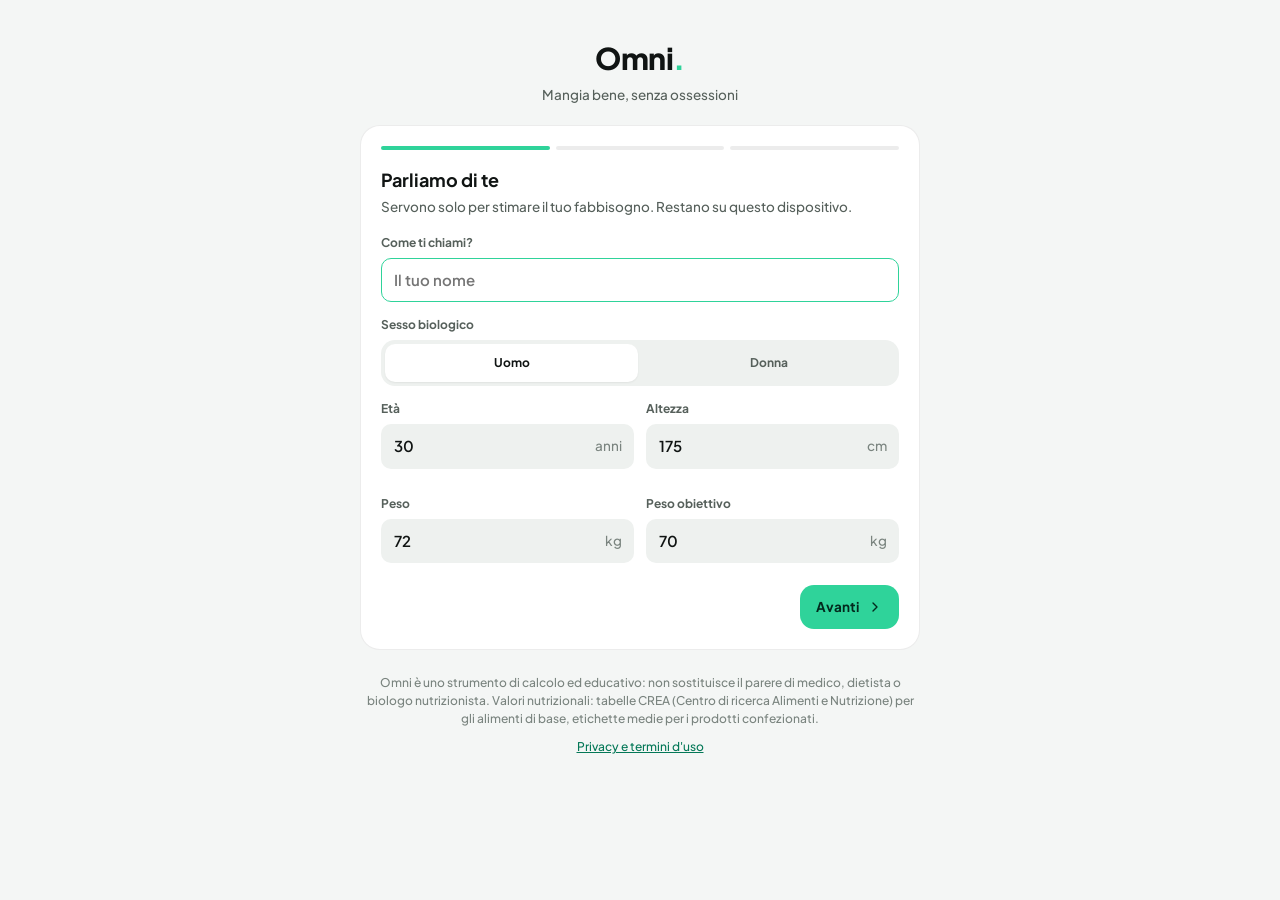
<file: index.html>
<!DOCTYPE html>
<html lang="it">
<head>
<meta charset="utf-8">
<meta name="viewport" content="width=device-width, initial-scale=1, viewport-fit=cover">
<meta name="description" content="Piano al grammo, scambi equivalenti e spesa. Flessibile, mai ossessivo.">
<meta name="theme-color" content="#f4f6f5" media="(prefers-color-scheme: light)">
<meta name="theme-color" content="#000000" media="(prefers-color-scheme: dark)">
<meta name="apple-mobile-web-app-capable" content="yes">
<meta name="mobile-web-app-capable" content="yes">
<meta name="apple-mobile-web-app-status-bar-style" content="default">
<meta name="apple-mobile-web-app-title" content="Omni">
<title>Omni · Mangia bene, senza ossessioni</title>
<link rel="manifest" href="manifest.webmanifest">
<link rel="icon" type="image/png" sizes="32x32" href="icons/favicon-32.png">
<link rel="apple-touch-icon" href="icons/apple-touch-icon.png">
<link rel="preload" href="fonts/PlusJakartaSans-var.woff" as="font" type="font/woff" crossorigin>
<link rel="stylesheet" href="css/app.css">
</head>
<body>

<header class="app-header">
  <div class="header-left">
    <div class="greeting" id="hdr-greeting">Ciao<small id="hdr-sub"></small></div>
  </div>
  <div class="brand" id="brand" aria-label="Omni">Omni<span class="dot">.</span></div>
  <div class="header-right">
    <button class="icon-btn theme-btn" id="hdr-theme" data-action="toggle-theme" aria-label="Cambia tema"></button>
    <button class="avatar-btn" id="hdr-avatar" data-action="go" data-tab="profilo" aria-label="Apri il profilo">OM</button>
  </div>
</header>

<nav class="tabbar" role="tablist" aria-label="Sezioni" id="tabbar"></nav>

<main id="main">
  <section class="view" id="view-oggi" role="tabpanel" aria-label="Oggi"></section>
  <section class="view" id="view-piano" role="tabpanel" aria-label="Piano"></section>
  <section class="view" id="view-scambi" role="tabpanel" aria-label="Scambi"></section>
  <section class="view" id="view-spesa" role="tabpanel" aria-label="Spesa"></section>
  <section class="view" id="view-profilo" role="tabpanel" aria-label="Profilo"></section>
</main>

<button class="fab hidden" id="fab" data-action="open-add-menu" aria-label="Aggiungi">
  <svg class="ic ic-lg" viewBox="0 0 24 24" fill="none" stroke="currentColor" stroke-width="2.2" stroke-linecap="round" aria-hidden="true"><path d="M5 12h14"/><path d="M12 5v14"/></svg>
  <span>Aggiungi</span>
</button>

<div id="wizard-root"></div>
<div id="overlay-root"></div>
<div class="toast-wrap" id="toast-root" aria-live="polite"></div>

<noscript><p style="padding:24px">Omni ha bisogno di JavaScript per funzionare.</p></noscript>

<script src="js/icons.js"></script>
<script src="js/foods.js"></script>
<script src="js/content.js"></script>
<script src="js/core.js"></script>
<script src="js/planner.js"></script>
<script src="js/ui.js"></script>
<script src="js/view-oggi.js"></script>
<script src="js/view-piano.js"></script>
<script src="js/view-scambi.js"></script>
<script src="js/view-spesa.js"></script>
<script src="js/view-profilo.js"></script>
<script src="js/scanner.js"></script>
<script src="js/ocr.js"></script>
<script src="js/recipes.js"></script>
<script src="js/reminders.js"></script>
<script src="js/week.js"></script>
<script src="js/tour.js"></script>
<script src="js/wizard.js"></script>
<script src="js/main.js"></script>
</body>
</html>
</file>
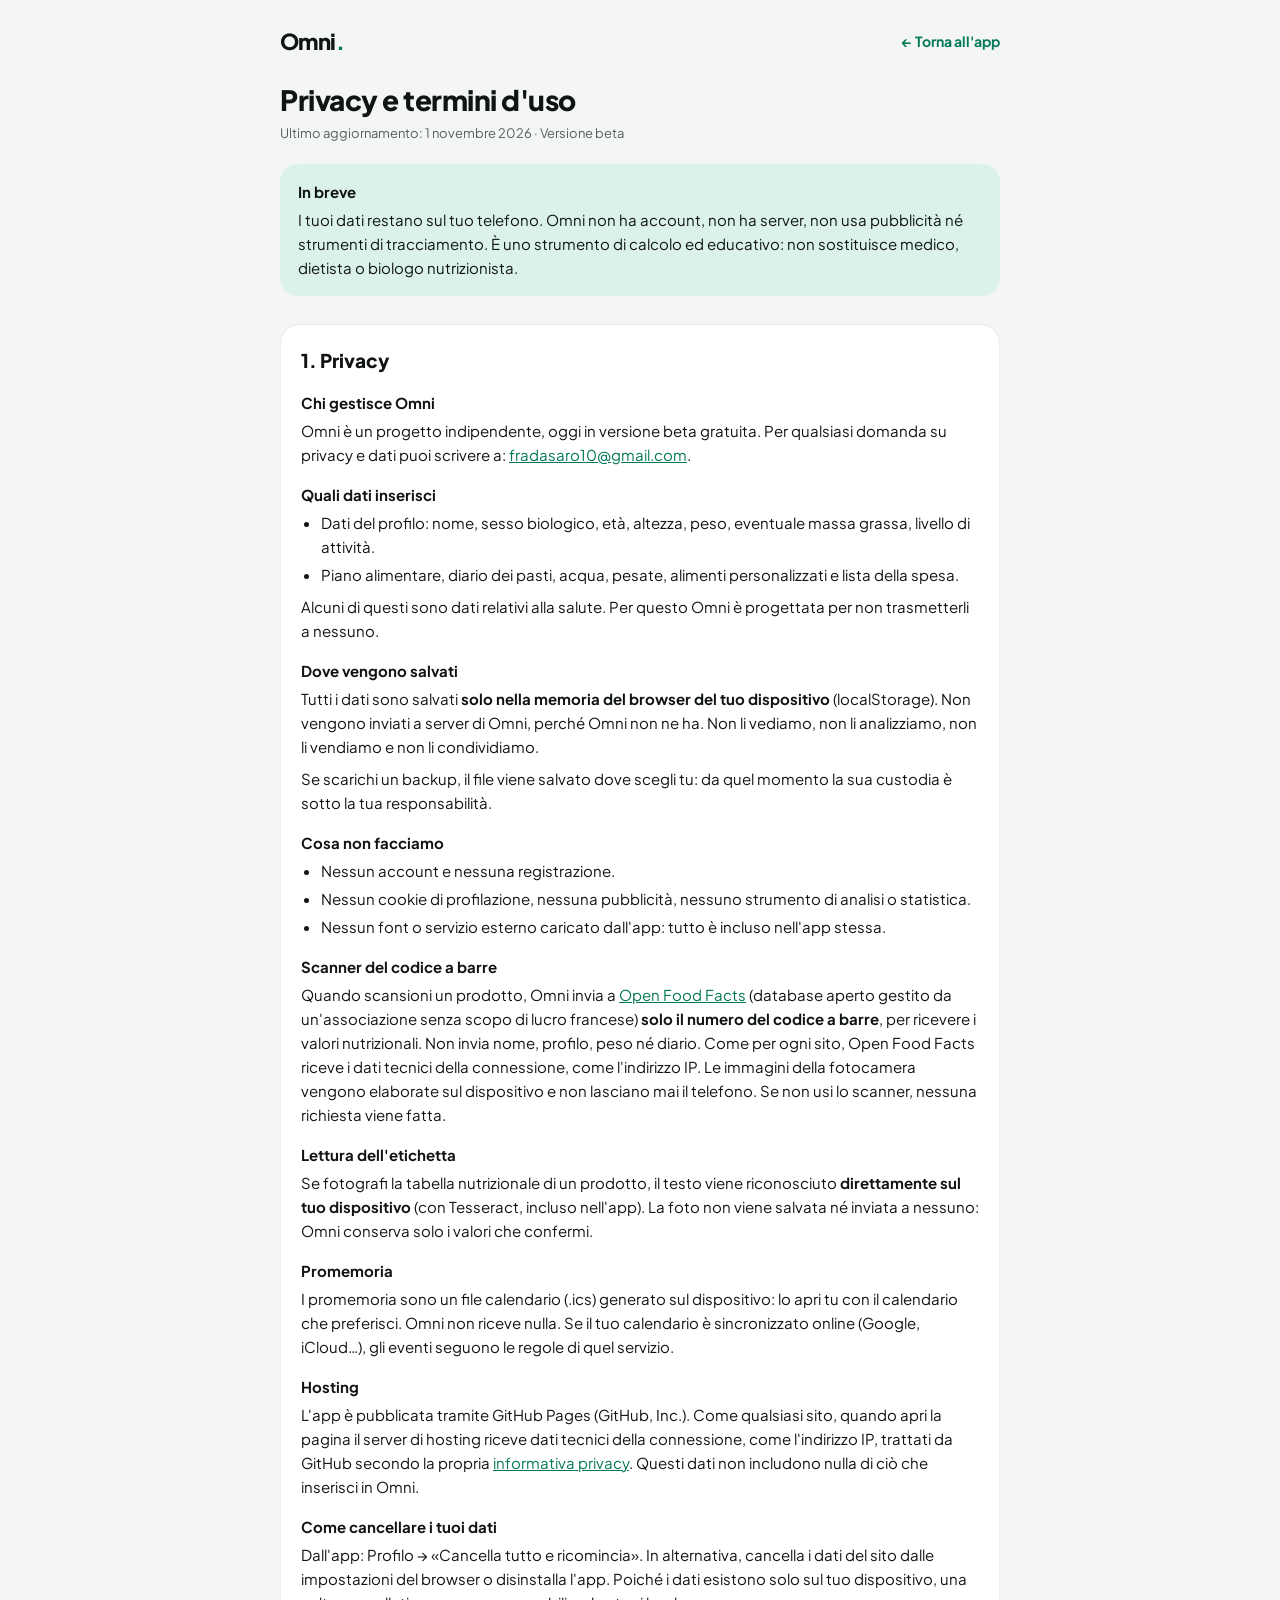
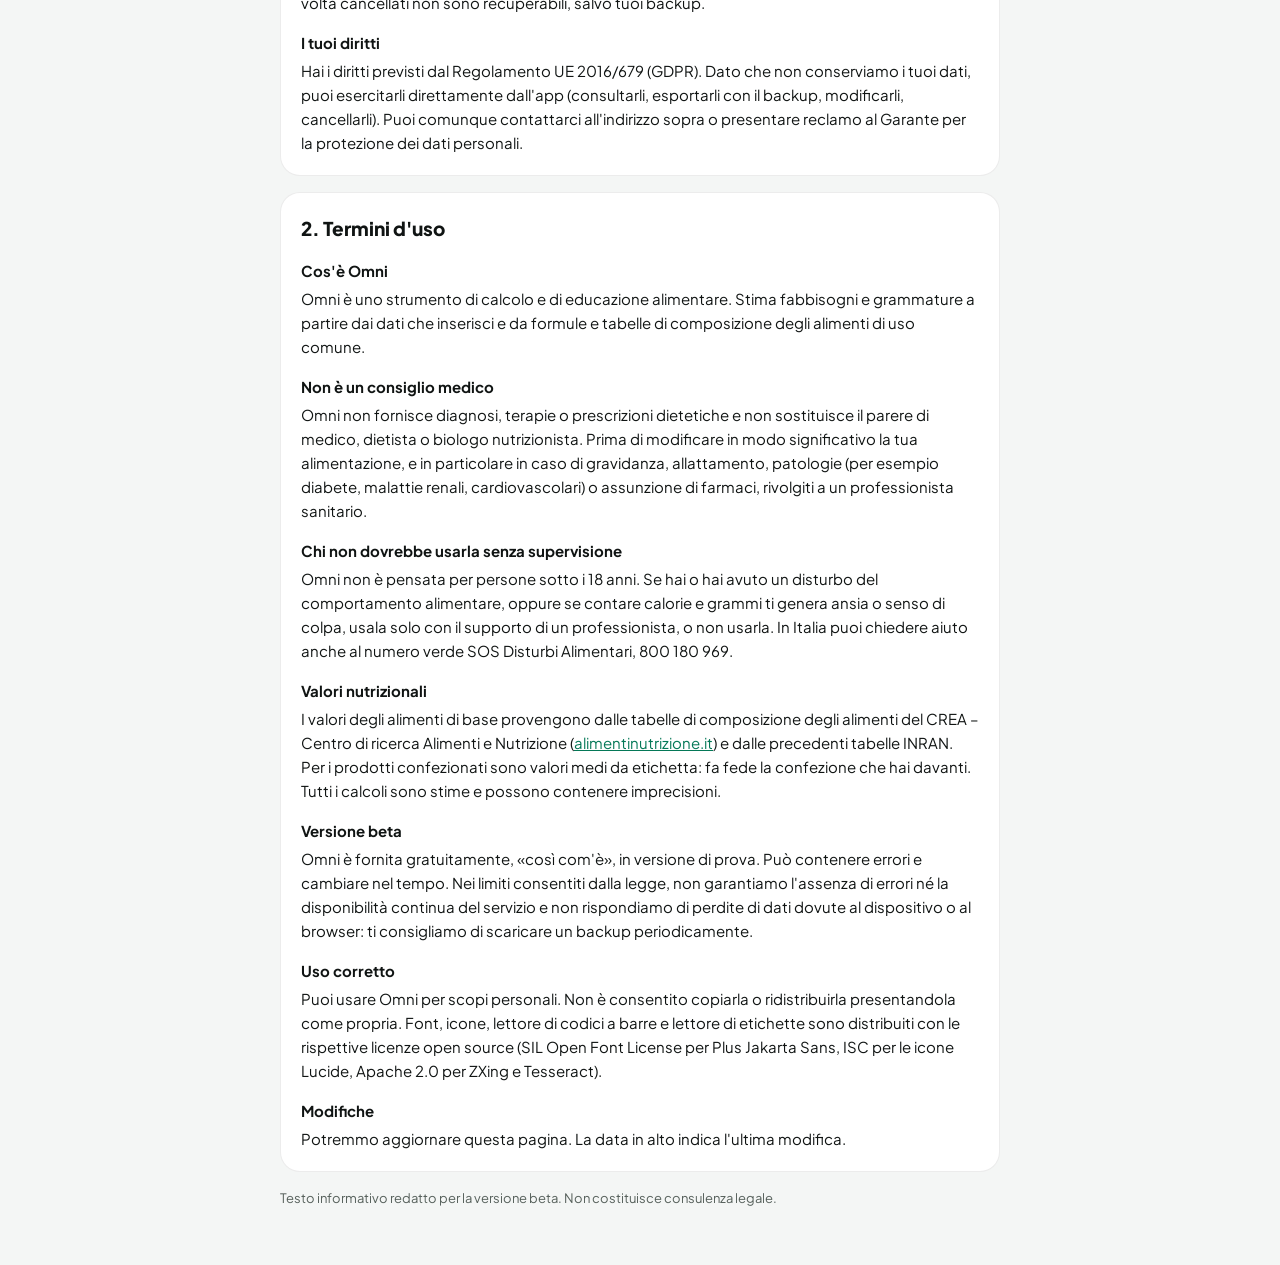
<file: privacy.html>
<!DOCTYPE html>
<html lang="it">
<head>
<meta charset="utf-8">
<meta name="viewport" content="width=device-width, initial-scale=1, viewport-fit=cover">
<meta name="theme-color" content="#f4f6f5" media="(prefers-color-scheme: light)">
<meta name="theme-color" content="#000000" media="(prefers-color-scheme: dark)">
<title>Privacy e termini · Omni</title>
<link rel="icon" type="image/png" sizes="32x32" href="icons/favicon-32.png">
<style>
@font-face { font-family: 'Plus Jakarta Sans'; src: url('fonts/PlusJakartaSans-var.woff') format('woff'); font-weight: 400 800; font-display: swap; }
:root { --bg: #f4f6f5; --surface: #fff; --text: #101413; --text-2: #56605b; --border: rgba(16,20,19,.08); --brand: #047857; --soft: rgba(47,211,154,.12); color-scheme: light; }
@media (prefers-color-scheme: dark) { :root { --bg: #000; --surface: #101312; --text: #f3f6f5; --text-2: #9ca7a2; --border: rgba(255,255,255,.08); --brand: #4ff0b6; --soft: rgba(51,230,166,.12); color-scheme: dark; } }
* { box-sizing: border-box; margin: 0; padding: 0; }
body { font-family: 'Plus Jakarta Sans', -apple-system, BlinkMacSystemFont, 'Segoe UI', Roboto, sans-serif; background: var(--bg); color: var(--text); line-height: 1.6; font-size: 15px; -webkit-font-smoothing: antialiased; padding: 24px 16px 56px; }
main { max-width: 720px; margin: 0 auto; }
.top { display: flex; align-items: center; justify-content: space-between; margin-bottom: 24px; }
.brand { font-size: 22px; font-weight: 800; letter-spacing: -.6px; text-decoration: none; color: var(--text); }
.brand span { color: var(--brand); }
.back { color: var(--brand); font-weight: 700; font-size: 14px; text-decoration: none; }
h1 { font-size: 28px; font-weight: 800; letter-spacing: -.5px; line-height: 1.2; margin-bottom: 6px; }
.updated { color: var(--text-2); font-size: 13px; margin-bottom: 20px; }
.summary { background: var(--soft); border-radius: 18px; padding: 16px 18px; margin-bottom: 28px; }
.summary b { display: block; margin-bottom: 4px; }
section { background: var(--surface); border: 1px solid var(--border); border-radius: 20px; padding: 20px; margin-bottom: 16px; }
h2 { font-size: 19px; font-weight: 800; margin-bottom: 10px; }
h3 { font-size: 15px; font-weight: 700; margin: 16px 0 4px; }
p + p, ul + p, p + ul { margin-top: 8px; }
ul { padding-left: 20px; }
li + li { margin-top: 4px; }
a { color: var(--brand); }
.muted { color: var(--text-2); font-size: 13px; }
</style>
</head>
<body>
<main>
  <div class="top">
    <a class="brand" href="./">Omni<span>.</span></a>
    <a class="back" href="./">← Torna all'app</a>
  </div>

  <h1>Privacy e termini d'uso</h1>
  <p class="updated">Ultimo aggiornamento: 1 novembre 2026 · Versione beta</p>

  <div class="summary">
    <b>In breve</b>
    I tuoi dati restano sul tuo telefono. Omni non ha account, non ha server, non usa pubblicità né strumenti di tracciamento. È uno strumento di calcolo ed educativo: non sostituisce medico, dietista o biologo nutrizionista.
  </div>

  <section>
    <h2>1. Privacy</h2>

    <h3>Chi gestisce Omni</h3>
    <p>Omni è un progetto indipendente, oggi in versione beta gratuita. Per qualsiasi domanda su privacy e dati puoi scrivere a: <a href="mailto:fradasaro10@gmail.com">fradasaro10@gmail.com</a>.</p>

    <h3>Quali dati inserisci</h3>
    <ul>
      <li>Dati del profilo: nome, sesso biologico, età, altezza, peso, eventuale massa grassa, livello di attività.</li>
      <li>Piano alimentare, diario dei pasti, acqua, pesate, alimenti personalizzati e lista della spesa.</li>
    </ul>
    <p>Alcuni di questi sono dati relativi alla salute. Per questo Omni è progettata per non trasmetterli a nessuno.</p>

    <h3>Dove vengono salvati</h3>
    <p>Tutti i dati sono salvati <b>solo nella memoria del browser del tuo dispositivo</b> (localStorage). Non vengono inviati a server di Omni, perché Omni non ne ha. Non li vediamo, non li analizziamo, non li vendiamo e non li condividiamo.</p>
    <p>Se scarichi un backup, il file viene salvato dove scegli tu: da quel momento la sua custodia è sotto la tua responsabilità.</p>

    <h3>Cosa non facciamo</h3>
    <ul>
      <li>Nessun account e nessuna registrazione.</li>
      <li>Nessun cookie di profilazione, nessuna pubblicità, nessuno strumento di analisi o statistica.</li>
      <li>Nessun font o servizio esterno caricato dall'app: tutto è incluso nell'app stessa.</li>
    </ul>

    <h3>Scanner del codice a barre</h3>
    <p>Quando scansioni un prodotto, Omni invia a <a href="https://world.openfoodfacts.org" target="_blank" rel="noopener">Open Food Facts</a> (database aperto gestito da un'associazione senza scopo di lucro francese) <b>solo il numero del codice a barre</b>, per ricevere i valori nutrizionali. Non invia nome, profilo, peso né diario. Come per ogni sito, Open Food Facts riceve i dati tecnici della connessione, come l'indirizzo IP. Le immagini della fotocamera vengono elaborate sul dispositivo e non lasciano mai il telefono. Se non usi lo scanner, nessuna richiesta viene fatta.</p>

    <h3>Lettura dell'etichetta</h3>
    <p>Se fotografi la tabella nutrizionale di un prodotto, il testo viene riconosciuto <b>direttamente sul tuo dispositivo</b> (con Tesseract, incluso nell'app). La foto non viene salvata né inviata a nessuno: Omni conserva solo i valori che confermi.</p>

    <h3>Promemoria</h3>
    <p>I promemoria sono un file calendario (.ics) generato sul dispositivo: lo apri tu con il calendario che preferisci. Omni non riceve nulla. Se il tuo calendario è sincronizzato online (Google, iCloud…), gli eventi seguono le regole di quel servizio.</p>

    <h3>Hosting</h3>
    <p>L'app è pubblicata tramite GitHub Pages (GitHub, Inc.). Come qualsiasi sito, quando apri la pagina il server di hosting riceve dati tecnici della connessione, come l'indirizzo IP, trattati da GitHub secondo la propria <a href="https://docs.github.com/site-policy/privacy-policies/github-general-privacy-statement" target="_blank" rel="noopener">informativa privacy</a>. Questi dati non includono nulla di ciò che inserisci in Omni.</p>

    <h3>Come cancellare i tuoi dati</h3>
    <p>Dall'app: Profilo → «Cancella tutto e ricomincia». In alternativa, cancella i dati del sito dalle impostazioni del browser o disinstalla l'app. Poiché i dati esistono solo sul tuo dispositivo, una volta cancellati non sono recuperabili, salvo tuoi backup.</p>

    <h3>I tuoi diritti</h3>
    <p>Hai i diritti previsti dal Regolamento UE 2016/679 (GDPR). Dato che non conserviamo i tuoi dati, puoi esercitarli direttamente dall'app (consultarli, esportarli con il backup, modificarli, cancellarli). Puoi comunque contattarci all'indirizzo sopra o presentare reclamo al Garante per la protezione dei dati personali.</p>
  </section>

  <section>
    <h2>2. Termini d'uso</h2>

    <h3>Cos'è Omni</h3>
    <p>Omni è uno strumento di calcolo e di educazione alimentare. Stima fabbisogni e grammature a partire dai dati che inserisci e da formule e tabelle di composizione degli alimenti di uso comune.</p>

    <h3>Non è un consiglio medico</h3>
    <p>Omni non fornisce diagnosi, terapie o prescrizioni dietetiche e non sostituisce il parere di medico, dietista o biologo nutrizionista. Prima di modificare in modo significativo la tua alimentazione, e in particolare in caso di gravidanza, allattamento, patologie (per esempio diabete, malattie renali, cardiovascolari) o assunzione di farmaci, rivolgiti a un professionista sanitario.</p>

    <h3>Chi non dovrebbe usarla senza supervisione</h3>
    <p>Omni non è pensata per persone sotto i 18 anni. Se hai o hai avuto un disturbo del comportamento alimentare, oppure se contare calorie e grammi ti genera ansia o senso di colpa, usala solo con il supporto di un professionista, o non usarla. In Italia puoi chiedere aiuto anche al numero verde SOS Disturbi Alimentari, 800 180 969.</p>

    <h3>Valori nutrizionali</h3>
    <p>I valori degli alimenti di base provengono dalle tabelle di composizione degli alimenti del CREA – Centro di ricerca Alimenti e Nutrizione (<a href="https://www.alimentinutrizione.it" target="_blank" rel="noopener">alimentinutrizione.it</a>) e dalle precedenti tabelle INRAN. Per i prodotti confezionati sono valori medi da etichetta: fa fede la confezione che hai davanti. Tutti i calcoli sono stime e possono contenere imprecisioni.</p>

    <h3>Versione beta</h3>
    <p>Omni è fornita gratuitamente, «così com'è», in versione di prova. Può contenere errori e cambiare nel tempo. Nei limiti consentiti dalla legge, non garantiamo l'assenza di errori né la disponibilità continua del servizio e non rispondiamo di perdite di dati dovute al dispositivo o al browser: ti consigliamo di scaricare un backup periodicamente.</p>

    <h3>Uso corretto</h3>
    <p>Puoi usare Omni per scopi personali. Non è consentito copiarla o ridistribuirla presentandola come propria. Font, icone, lettore di codici a barre e lettore di etichette sono distribuiti con le rispettive licenze open source (SIL Open Font License per Plus Jakarta Sans, ISC per le icone Lucide, Apache 2.0 per ZXing e Tesseract).</p>

    <h3>Modifiche</h3>
    <p>Potremmo aggiornare questa pagina. La data in alto indica l'ultima modifica.</p>
  </section>

  <p class="muted">Testo informativo redatto per la versione beta. Non costituisce consulenza legale.</p>
</main>
</body>
</html>
</file>
<file: css/app.css>
/* ==========================================================================
   OMNI · Design system
   Un solo colore di marca (teal), macro con colori dedicati,
   nessun colore di "allarme" per i numeri nutrizionali.
   ========================================================================== */

@font-face {
  font-family: 'Plus Jakarta Sans';
  src: url('../fonts/PlusJakartaSans-var.woff') format('woff');
  font-weight: 400 800;
  font-style: normal;
  font-display: swap;
}

/* ---------- Token: tema chiaro (base) ---------- */
:root {
  --bg: #f4f6f5;
  --surface: #ffffff;
  --surface-2: #eef1ef;
  --surface-3: #e2e6e3;
  --text: #101413;
  --text-2: #56605b;
  --text-3: #7a847f;
  --border: rgba(16, 20, 19, 0.08);
  --border-strong: rgba(16, 20, 19, 0.16);

  --pro: #2563eb;
  --cho: #d9700a;
  --fat: #db2777;
  --veg: #3d8b47;
  --ok: #15803d;
  --ok-soft: rgba(21, 128, 61, 0.1);
  --danger: #c62828;
  --danger-soft: rgba(198, 40, 40, 0.09);
  --calm: #6d5bd0;
  --calm-soft: rgba(109, 91, 208, 0.1);

  --track: rgba(16, 20, 19, 0.08);
  --overlay: rgba(10, 14, 12, 0.45);
  --shadow-sm: 0 1px 2px rgba(16, 20, 19, 0.06);
  --shadow-lg: 0 18px 48px rgba(16, 20, 19, 0.16);
    --brand: #2fd39a;
  --brand-hover: #25c08b;
  --brand-ink: #03291d;
  --brand-text: #047857;
  --brand-soft: rgba(47,211,154, 0.12);
  --brand-glow: rgba(47,211,154, 0.35);

  --fs-xs: 12px;
  --fs-sm: 13.5px;
  --fs-md: 15px;
  --fs-lg: 18px;
  --fs-xl: 22px;
  --fs-num: 34px;

  --r-sm: 10px;
  --r-md: 14px;
  --r-lg: 20px;

  --header-h: 60px;
  --tabbar-h: 64px;
  --font: 'Plus Jakarta Sans', -apple-system, BlinkMacSystemFont, 'Segoe UI', Roboto, sans-serif;
  color-scheme: light;
}

/* ---------- Token: tema scuro (nero vero, ideale sugli schermi OLED) ---------- */
@media (prefers-color-scheme: dark) {
  :root:not([data-theme="light"]) {
    --bg: #000000;
    --surface: #101312;
    --surface-2: #1a1f1d;
    --surface-3: #262c2a;
    --text: #f3f6f5;
    --text-2: #9ca7a2;
    --text-3: #75807b;
    --border: rgba(255, 255, 255, 0.07);
    --border-strong: rgba(255, 255, 255, 0.15);
    --pro: #4c9dff;
    --cho: #ffa63d;
    --fat: #ff5ea8;
    --veg: #7cd68a;
    --ok: #4ade80;
    --ok-soft: rgba(74, 222, 128, 0.12);
    --danger: #f87171;
    --danger-soft: rgba(248, 113, 113, 0.12);
    --calm: #b4a6ff;
    --calm-soft: rgba(180, 166, 255, 0.13);
    --track: rgba(255, 255, 255, 0.09);
    --overlay: rgba(0, 0, 0, 0.65);
    --shadow-sm: 0 1px 2px rgba(0, 0, 0, 0.4);
    --shadow-lg: 0 18px 48px rgba(0, 0, 0, 0.6);
    color-scheme: dark;
    --brand: #33e6a6;
    --brand-hover: #5aeebb;
    --brand-ink: #00261a;
    --brand-text: #4ff0b6;
    --brand-soft: rgba(51,230,166, 0.14);
    --brand-glow: rgba(51,230,166, 0.35);
  }
}
:root[data-theme="dark"] {
  --bg: #000000;
  --surface: #101312;
  --surface-2: #1a1f1d;
  --surface-3: #262c2a;
  --text: #f3f6f5;
  --text-2: #9ca7a2;
  --text-3: #75807b;
  --border: rgba(255, 255, 255, 0.07);
  --border-strong: rgba(255, 255, 255, 0.15);
  --pro: #4c9dff;
  --cho: #ffa63d;
  --fat: #ff5ea8;
  --veg: #7cd68a;
  --ok: #4ade80;
  --ok-soft: rgba(74, 222, 128, 0.12);
  --danger: #f87171;
  --danger-soft: rgba(248, 113, 113, 0.12);
  --calm: #b4a6ff;
  --calm-soft: rgba(180, 166, 255, 0.13);
  --track: rgba(255, 255, 255, 0.09);
  --overlay: rgba(0, 0, 0, 0.65);
  --shadow-sm: 0 1px 2px rgba(0, 0, 0, 0.4);
  --shadow-lg: 0 18px 48px rgba(0, 0, 0, 0.6);
  color-scheme: dark;
  --brand: #33e6a6;
  --brand-hover: #5aeebb;
  --brand-ink: #00261a;
  --brand-text: #4ff0b6;
  --brand-soft: rgba(51,230,166, 0.14);
  --brand-glow: rgba(51,230,166, 0.35);
}

/* ---------- Colore d'accento a scelta (Profilo) ---------- */
:root[data-accent="lime"] {
  --brand: #b8ea2a;
  --brand-hover: #a9dc1c;
  --brand-ink: #1b2600;
  --brand-text: #4d7c0f;
  --brand-soft: rgba(132,204,22, 0.12);
  --brand-glow: rgba(132,204,22, 0.35);
}
@media (prefers-color-scheme: dark) {
  :root[data-accent="lime"]:not([data-theme="light"]) {
    --brand: #c4f23a;
    --brand-hover: #d2f760;
    --brand-ink: #1b2600;
    --brand-text: #cdf55a;
    --brand-soft: rgba(196,242,58, 0.14);
    --brand-glow: rgba(196,242,58, 0.35);
  }
}
:root[data-theme="dark"][data-accent="lime"] {
  --brand: #c4f23a;
  --brand-hover: #d2f760;
  --brand-ink: #1b2600;
  --brand-text: #cdf55a;
  --brand-soft: rgba(196,242,58, 0.14);
  --brand-glow: rgba(196,242,58, 0.35);
}
:root[data-accent="blu"] {
  --brand: #2563eb;
  --brand-hover: #1d4ed8;
  --brand-ink: #ffffff;
  --brand-text: #1d4ed8;
  --brand-soft: rgba(37,99,235, 0.12);
  --brand-glow: rgba(37,99,235, 0.35);
}
@media (prefers-color-scheme: dark) {
  :root[data-accent="blu"]:not([data-theme="light"]) {
    --brand: #4c9dff;
    --brand-hover: #73b3ff;
    --brand-ink: #00183a;
    --brand-text: #74b3ff;
    --brand-soft: rgba(76,157,255, 0.14);
    --brand-glow: rgba(76,157,255, 0.35);
  }
}
:root[data-theme="dark"][data-accent="blu"] {
  --brand: #4c9dff;
  --brand-hover: #73b3ff;
  --brand-ink: #00183a;
  --brand-text: #74b3ff;
  --brand-soft: rgba(76,157,255, 0.14);
  --brand-glow: rgba(76,157,255, 0.35);
}
:root[data-accent="arancio"] {
  --brand: #fb8a3c;
  --brand-hover: #f97316;
  --brand-ink: #2a1200;
  --brand-text: #c2410c;
  --brand-soft: rgba(249,115,22, 0.12);
  --brand-glow: rgba(249,115,22, 0.35);
}
@media (prefers-color-scheme: dark) {
  :root[data-accent="arancio"]:not([data-theme="light"]) {
    --brand: #ff8a3d;
    --brand-hover: #ffa266;
    --brand-ink: #2a1200;
    --brand-text: #ffa066;
    --brand-soft: rgba(255,138,61, 0.14);
    --brand-glow: rgba(255,138,61, 0.35);
  }
}
:root[data-theme="dark"][data-accent="arancio"] {
  --brand: #ff8a3d;
  --brand-hover: #ffa266;
  --brand-ink: #2a1200;
  --brand-text: #ffa066;
  --brand-soft: rgba(255,138,61, 0.14);
  --brand-glow: rgba(255,138,61, 0.35);
}
:root[data-accent="viola"] {
  --brand: #7c3aed;
  --brand-hover: #6d28d9;
  --brand-ink: #ffffff;
  --brand-text: #6d28d9;
  --brand-soft: rgba(124,58,237, 0.12);
  --brand-glow: rgba(124,58,237, 0.35);
}
@media (prefers-color-scheme: dark) {
  :root[data-accent="viola"]:not([data-theme="light"]) {
    --brand: #a78bfa;
    --brand-hover: #bba5fc;
    --brand-ink: #1c0f3d;
    --brand-text: #c4b5fd;
    --brand-soft: rgba(167,139,250, 0.14);
    --brand-glow: rgba(167,139,250, 0.35);
  }
}
:root[data-theme="dark"][data-accent="viola"] {
  --brand: #a78bfa;
  --brand-hover: #bba5fc;
  --brand-ink: #1c0f3d;
  --brand-text: #c4b5fd;
  --brand-soft: rgba(167,139,250, 0.14);
  --brand-glow: rgba(167,139,250, 0.35);
}

/* ---------- Base ---------- */
*, *::before, *::after { box-sizing: border-box; margin: 0; padding: 0; }
html { -webkit-text-size-adjust: 100%; }
body {
  font-family: var(--font);
  background: var(--bg);
  color: var(--text);
  font-size: var(--fs-md);
  font-weight: 500;
  line-height: 1.5;
  min-height: 100vh;
  -webkit-font-smoothing: antialiased;
  -webkit-tap-highlight-color: transparent;
  padding-bottom: 40px;
}
button, input, select, textarea { font: inherit; color: inherit; }
button { cursor: pointer; background: none; border: none; }
a { color: var(--brand-text); }
.ic { width: 20px; height: 20px; flex-shrink: 0; }
.ic-sm { width: 16px; height: 16px; }
.ic-lg { width: 24px; height: 24px; }
.num { font-variant-numeric: tabular-nums; }
.muted { color: var(--text-2); }
.faint { color: var(--text-3); }
.small { font-size: var(--fs-sm); }
.xs { font-size: var(--fs-xs); }
.hidden { display: none !important; }
.sr-only { position: absolute; width: 1px; height: 1px; overflow: hidden; clip: rect(0 0 0 0); white-space: nowrap; }

:focus-visible { outline: 2px solid var(--brand); outline-offset: 2px; border-radius: 6px; }

@media (prefers-reduced-motion: reduce) {
  *, *::before, *::after { animation-duration: 0.01ms !important; transition-duration: 0.01ms !important; }
}

/* ---------- Header: tre colonne realmente simmetriche ---------- */
.app-header {
  position: sticky; top: 0; z-index: 40;
  height: var(--header-h);
  padding: 0 24px;
  padding-top: env(safe-area-inset-top);
  box-sizing: content-box;
  display: grid;
  grid-template-columns: minmax(0, 1fr) auto minmax(0, 1fr);
  align-items: center;
  gap: 12px;
  background: color-mix(in srgb, var(--surface) 88%, transparent);
  backdrop-filter: blur(14px);
  -webkit-backdrop-filter: blur(14px);
  border-bottom: 1px solid var(--border);
}
.header-left { min-width: 0; }
.greeting { font-size: var(--fs-md); font-weight: 700; white-space: nowrap; overflow: hidden; text-overflow: ellipsis; }
.greeting small { display: block; font-size: var(--fs-xs); font-weight: 500; color: var(--text-2); }
.brand {
  font-size: 22px; font-weight: 800; letter-spacing: -0.6px;
  color: var(--text); display: inline-flex; align-items: baseline;
}
.brand .dot { color: var(--brand); }
.header-right { display: flex; justify-content: flex-end; align-items: center; gap: 8px; }
.header-right .theme-btn { width: 38px; height: 38px; border-radius: 50%; background: var(--surface-2); color: var(--text); }
.header-right .theme-btn:hover { background: var(--surface-3); }
.avatar-btn {
  width: 38px; height: 38px; border-radius: 50%;
  background: var(--brand-soft); color: var(--brand-text);
  font-weight: 700; font-size: 13px;
  display: inline-flex; align-items: center; justify-content: center;
}
.avatar-btn:hover { background: color-mix(in srgb, var(--brand) 22%, transparent); }

/* ---------- Navigazione ---------- */
.tabbar {
  display: flex; justify-content: center; gap: 4px;
  max-width: 1100px; margin: 16px auto 0; padding: 0 24px;
}
.tab {
  min-height: 42px; padding: 8px 16px; border-radius: 999px;
  display: inline-flex; align-items: center; gap: 8px;
  color: var(--text-2); font-weight: 600; font-size: var(--fs-sm);
  transition: background 0.15s, color 0.15s;
}
.tab:hover { background: var(--surface-2); color: var(--text); }
.tab[aria-selected="true"] { background: var(--surface); color: var(--text); box-shadow: var(--shadow-sm), 0 0 0 1px var(--border); }
.tab[aria-selected="true"] .ic { color: var(--brand-text); }

@media (max-width: 820px) {
  .app-header { padding-left: 16px; padding-right: 16px; }
  .greeting { display: none; }
  body { padding-bottom: calc(var(--tabbar-h) + env(safe-area-inset-bottom) + 24px); }
  .tabbar {
    position: fixed; left: 0; right: 0; bottom: 0; z-index: 45;
    margin: 0; padding: 6px 8px calc(6px + env(safe-area-inset-bottom));
    background: color-mix(in srgb, var(--surface) 94%, transparent);
    backdrop-filter: blur(14px); -webkit-backdrop-filter: blur(14px);
    border-top: 1px solid var(--border);
    gap: 0; justify-content: space-around;
  }
  .tab {
    flex: 1; flex-direction: column; gap: 3px; padding: 6px 2px; min-height: 52px;
    font-size: 11px; border-radius: 12px;
  }
  .tab[aria-selected="true"] { background: none; box-shadow: none; color: var(--brand-text); }
  .tab:hover { background: none; }
}

/* ---------- Layout ---------- */
main { max-width: 1100px; margin: 0 auto; padding: 20px 24px 0; }
@media (max-width: 820px) { main { padding: 14px 16px 0; } }
.view { display: none; }
.view.active { display: block; animation: fade 0.18s ease; }
@keyframes fade { from { opacity: 0; transform: translateY(3px); } to { opacity: 1; transform: none; } }

.split { display: grid; grid-template-columns: 400px minmax(0, 1fr); gap: 20px; align-items: start; }
.split-wide { display: grid; grid-template-columns: minmax(0, 1.1fr) minmax(0, 1fr); gap: 20px; align-items: start; }
@media (max-width: 960px) { .split, .split-wide { grid-template-columns: 1fr; } }
.today-wrap { max-width: 720px; margin: 0 auto; }
.stack > * + * { margin-top: 16px; }
.row { display: flex; align-items: center; gap: 10px; }
.row-wrap { display: flex; align-items: center; gap: 8px; flex-wrap: wrap; }
.between { display: flex; align-items: center; justify-content: space-between; gap: 10px; }
.spacer { flex: 1; }
.grid-2 { display: grid; grid-template-columns: 1fr 1fr; gap: 12px; }
.grid-3 { display: grid; grid-template-columns: repeat(3, 1fr); gap: 12px; }
@media (max-width: 560px) { .grid-3 { gap: 8px; } }

/* ---------- Card ---------- */
.card {
  background: var(--surface);
  border: 1px solid var(--border);
  border-radius: var(--r-lg);
  padding: 20px;
}
@media (max-width: 560px) { .card { padding: 16px; } }
.card + .card { margin-top: 16px; }
.card-head { display: flex; align-items: center; justify-content: space-between; gap: 10px; margin-bottom: 14px; }
.card-title { font-size: var(--fs-lg); font-weight: 700; letter-spacing: -0.2px; display: flex; align-items: center; gap: 8px; }
.card-sub { color: var(--text-2); font-size: var(--fs-sm); margin-top: -8px; margin-bottom: 16px; }
.section-label { font-size: var(--fs-xs); font-weight: 700; color: var(--text-2); margin-bottom: 8px; letter-spacing: 0.02em; }
.divider { height: 1px; background: var(--border); margin: 16px 0; border: 0; }

/* ---------- Pulsanti ---------- */
.btn {
  min-height: 44px; padding: 10px 16px; border-radius: var(--r-md);
  display: inline-flex; align-items: center; justify-content: center; gap: 8px;
  font-weight: 700; font-size: var(--fs-sm); white-space: nowrap;
  transition: background 0.15s, color 0.15s, transform 0.1s;
}
.btn:active { transform: scale(0.985); }
.btn:disabled { opacity: 0.45; cursor: not-allowed; }
.btn-primary { background: var(--brand); color: var(--brand-ink); }
.btn-primary:hover { background: var(--brand-hover); }
.btn-secondary { background: var(--surface-2); color: var(--text); }
.btn-secondary:hover { background: var(--surface-3); }
.btn-ghost { color: var(--text-2); }
.btn-ghost:hover { background: var(--surface-2); color: var(--text); }
.btn-soft { background: var(--brand-soft); color: var(--brand-text); }
.btn-soft:hover { background: color-mix(in srgb, var(--brand) 20%, transparent); }
.btn-danger { background: var(--danger-soft); color: var(--danger); }
.btn-block { width: 100%; }
.btn-sm { min-height: 36px; padding: 6px 12px; font-size: var(--fs-xs); border-radius: var(--r-sm); }
.icon-btn {
  width: 40px; height: 40px; border-radius: var(--r-sm);
  display: inline-flex; align-items: center; justify-content: center;
  color: var(--text-2); flex-shrink: 0;
}
.icon-btn:hover { background: var(--surface-2); color: var(--text); }
.icon-btn.sm { width: 34px; height: 34px; }

/* ---------- Form ---------- */
.field { display: flex; flex-direction: column; gap: 6px; margin-bottom: 14px; }
.field > label, .field-label { font-size: var(--fs-xs); font-weight: 700; color: var(--text-2); }
.input, select.input {
  width: 100%; min-height: 44px; padding: 10px 12px;
  background: var(--surface-2); border: 1px solid transparent; border-radius: var(--r-sm);
  font-weight: 600; font-size: var(--fs-md); color: var(--text);
  transition: border-color 0.15s, background 0.15s;
}
.input:focus { outline: none; border-color: var(--brand); background: var(--surface); }
.input[readonly] { color: var(--text-2); }
.input-num { text-align: center; font-variant-numeric: tabular-nums; }
.input-suffix { position: relative; }
.input-suffix .input { padding-right: 44px; }
.input-suffix .suffix { position: absolute; right: 12px; top: 50%; transform: translateY(-50%); color: var(--text-3); font-size: var(--fs-sm); pointer-events: none; }
.help { font-size: var(--fs-xs); color: var(--text-3); }
select.input { appearance: none; background-image: linear-gradient(45deg, transparent 50%, var(--text-3) 50%), linear-gradient(135deg, var(--text-3) 50%, transparent 50%); background-position: calc(100% - 18px) 50%, calc(100% - 13px) 50%; background-size: 5px 5px; background-repeat: no-repeat; padding-right: 32px; }

.seg { display: grid; grid-auto-flow: column; grid-auto-columns: 1fr; gap: 4px; background: var(--surface-2); padding: 4px; border-radius: var(--r-md); }
.seg button { min-height: 38px; padding: 6px 8px; border-radius: var(--r-sm); font-size: var(--fs-xs); font-weight: 700; color: var(--text-2); }
.seg button[aria-pressed="true"] { background: var(--surface); color: var(--text); box-shadow: var(--shadow-sm); }
@media (max-width: 420px) { .seg.wrap4 { grid-auto-flow: row; grid-template-columns: 1fr 1fr; } }

.chips { display: flex; flex-wrap: wrap; gap: 6px; }
.chip {
  min-height: 34px; padding: 6px 12px; border-radius: 999px;
  background: var(--surface-2); color: var(--text-2);
  font-size: var(--fs-xs); font-weight: 700;
  display: inline-flex; align-items: center; gap: 6px;
}
.chip:hover { color: var(--text); }
.chip[aria-pressed="true"] { background: var(--text); color: var(--surface); }

.switch { position: relative; width: 42px; height: 26px; flex-shrink: 0; }
.switch input { opacity: 0; width: 100%; height: 100%; position: absolute; margin: 0; cursor: pointer; z-index: 1; }
.switch span { position: absolute; inset: 0; background: var(--surface-3); border-radius: 999px; transition: background 0.15s; }
.switch span::after { content: ''; position: absolute; width: 20px; height: 20px; left: 3px; top: 3px; border-radius: 50%; background: #fff; box-shadow: 0 1px 3px rgba(0,0,0,.25); transition: transform 0.15s; }
.switch input:checked + span { background: var(--brand); }
.switch input:checked + span::after { transform: translateX(16px); }
.switch input:focus-visible + span { outline: 2px solid var(--brand); outline-offset: 2px; }

.check { display: flex; align-items: flex-start; gap: 10px; font-size: var(--fs-sm); cursor: pointer; }
.check input { width: 18px; height: 18px; margin-top: 2px; accent-color: var(--brand); flex-shrink: 0; }

/* ---------- Barre ---------- */
.bar { height: 8px; background: var(--track); border-radius: 999px; overflow: hidden; }
.bar > i { display: block; height: 100%; width: 0; border-radius: 999px; background: var(--brand); transition: width 0.35s cubic-bezier(.4,0,.2,1); }
.bar.lg { height: 10px; }

/* ---------- Oggi: date strip ---------- */
.datebar { display: flex; align-items: center; gap: 4px; margin-bottom: 10px; }
.month-btn { position: relative; display: inline-flex; align-items: center; gap: 6px; font-weight: 700; font-size: var(--fs-md); padding: 6px 10px; border-radius: var(--r-sm); text-transform: capitalize; }
.month-btn:hover { background: var(--surface-2); }
.month-btn input { position: absolute; inset: 0; opacity: 0; width: 100%; cursor: pointer; }
.days { display: grid; grid-template-columns: repeat(7, 1fr); gap: 6px; margin-bottom: 16px; }
.day {
  min-height: 60px; border-radius: var(--r-md); background: var(--surface);
  border: 1px solid var(--border);
  display: flex; flex-direction: column; align-items: center; justify-content: center; gap: 1px;
}
.day small { font-size: 11px; font-weight: 600; color: var(--text-2); text-transform: capitalize; }
.day b { font-size: 16px; font-weight: 700; font-variant-numeric: tabular-nums; }
.day i { width: 5px; height: 5px; border-radius: 50%; background: transparent; }
.day.logged i { background: var(--brand); }
.day.today small { color: var(--brand-text); }
.day[aria-current="date"] { background: var(--brand); border-color: var(--brand); }
.day[aria-current="date"] small, .day[aria-current="date"] b { color: var(--brand-ink); }
.day[aria-current="date"].logged i { background: var(--brand-ink); }
.day.future { opacity: 0.6; }

/* ---------- Oggi: saluto (solo mobile, su desktop è nell'header) ---------- */
.today-greet { display: none; margin: 2px 0 12px; }
.today-greet h1 { font-size: 24px; font-weight: 800; letter-spacing: -0.5px; line-height: 1.2; }
.today-greet small { display: block; font-size: var(--fs-sm); font-weight: 600; color: var(--text-2); margin-top: 2px; }
@media (max-width: 820px) { .today-greet { display: block; } }

/* ---------- Oggi: banner installazione ---------- */
.install {
  display: flex; gap: 12px; align-items: flex-start;
  padding: 14px 12px 14px 16px; border-radius: var(--r-lg);
  background: var(--surface); border: 1px solid var(--border-strong); margin-bottom: 16px;
}
.install .ic-wrap { width: 38px; height: 38px; border-radius: 12px; background: var(--brand); color: var(--brand-ink); display: inline-flex; align-items: center; justify-content: center; flex-shrink: 0; }
.install b { display: block; font-size: var(--fs-sm); }
.install p { font-size: var(--fs-sm); color: var(--text-2); }
.install .btn { margin-top: 8px; }

/* ---------- Oggi: nota del coach ---------- */
.coach {
  display: flex; gap: 12px; align-items: flex-start;
  padding: 14px 16px; border-radius: var(--r-lg);
  background: var(--brand-soft); color: var(--text); margin-bottom: 16px;
}
.coach .ic { color: var(--brand-text); margin-top: 2px; }
.coach b { display: block; font-size: var(--fs-sm); font-weight: 700; }
.coach p { font-size: var(--fs-sm); color: var(--text-2); }
.coach .btn { margin-left: auto; }
.coach.calm { background: var(--calm-soft); }
.coach.calm .ic { color: var(--calm); }

/* ---------- Oggi: riepilogo ---------- */
.kcal-hero { display: flex; align-items: flex-end; justify-content: space-between; gap: 12px; flex-wrap: wrap; margin-bottom: 10px; }
.kcal-num { font-size: var(--fs-num); font-weight: 800; letter-spacing: -1px; line-height: 1; font-variant-numeric: tabular-nums; }
.kcal-num span { font-size: var(--fs-md); font-weight: 600; color: var(--text-2); letter-spacing: 0; }
.status-pill { font-size: var(--fs-xs); font-weight: 700; padding: 5px 10px; border-radius: 999px; background: var(--surface-2); color: var(--text-2); }
.status-pill.ok { background: var(--ok-soft); color: var(--ok); }
.status-pill.calm { background: var(--calm-soft); color: var(--calm); }
.macro { background: var(--surface-2); border-radius: var(--r-md); padding: 12px; }
.macro-top { display: flex; justify-content: space-between; align-items: center; gap: 6px; margin-bottom: 4px; }
.macro-name { font-size: var(--fs-xs); font-weight: 700; display: inline-flex; align-items: center; gap: 6px; }
.macro-name::before { content: ''; width: 8px; height: 8px; border-radius: 50%; background: currentColor; }
.macro-val { font-size: var(--fs-xl); font-weight: 800; font-variant-numeric: tabular-nums; letter-spacing: -0.4px; }
.macro-val span { font-size: var(--fs-sm); font-weight: 600; color: var(--text-2); }
.macro-delta { font-size: 11.5px; color: var(--text-2); margin-top: 6px; font-weight: 600; }
.macro-delta.ok { color: var(--ok); }
.macro .bar { margin-top: 8px; height: 6px; }
@media (max-width: 480px) {
  .macro { padding: 10px; }
  .macro-val { font-size: var(--fs-lg); }
  .macro-name { font-size: 11px; }
}
.c-pro { color: var(--pro); } .c-cho { color: var(--cho); } .c-fat { color: var(--fat); } .c-veg { color: var(--veg); }
.bg-pro { background: var(--pro) !important; } .bg-cho { background: var(--cho) !important; } .bg-fat { background: var(--fat) !important; }

.complete-day {
  margin-top: 16px; padding: 12px 14px; border-radius: var(--r-md);
  background: var(--surface-2); display: flex; align-items: center; gap: 12px; flex-wrap: wrap;
}
.complete-day p { flex: 1; min-width: 200px; font-size: var(--fs-sm); color: var(--text-2); }
.complete-day b { color: var(--text); display: block; }

/* ---------- Oggi: acqua ---------- */
.water { display: flex; align-items: center; gap: 12px; flex-wrap: wrap; }
.water-info { flex: 1; min-width: 160px; }
.water-info .between { margin-bottom: 8px; }
.water .bar > i { background: var(--pro); }
.water-btns { display: flex; gap: 6px; }

/* ---------- Oggi: pasti ---------- */
.meal { background: var(--surface); border: 1px solid var(--border); border-radius: var(--r-lg); padding: 14px 16px; }
.meal + .meal { margin-top: 12px; }
.meal-head { display: flex; align-items: center; gap: 8px; margin-bottom: 4px; }
.meal-name { font-size: var(--fs-md); font-weight: 700; background: none; border: 1px solid transparent; border-radius: 8px; padding: 4px 6px; margin-left: -6px; min-width: 0; flex: 1; }
.meal-name:hover { border-color: var(--border); }
.meal-name:focus { outline: none; border-color: var(--brand); background: var(--surface-2); }
.meal-kcal { font-size: var(--fs-sm); color: var(--text-2); font-weight: 600; white-space: nowrap; font-variant-numeric: tabular-nums; }
.item {
  display: flex; align-items: center; gap: 10px;
  padding: 10px 0; border-top: 1px solid var(--border);
}
.item:first-of-type { border-top: 0; }
.item-dot { width: 8px; height: 8px; border-radius: 50%; flex-shrink: 0; }
.item-main { flex: 1; min-width: 0; }
.item-name { font-weight: 600; font-size: var(--fs-sm); white-space: nowrap; overflow: hidden; text-overflow: ellipsis; }
.item-meta { font-size: var(--fs-xs); color: var(--text-2); font-variant-numeric: tabular-nums; }
.item-grams { width: 74px; min-height: 38px; padding: 6px 4px; text-align: center; font-weight: 700; font-size: var(--fs-sm); }
.item-grams-wrap { position: relative; }
.item-grams-wrap::after { content: 'g'; position: absolute; right: 8px; top: 50%; transform: translateY(-50%); font-size: var(--fs-xs); color: var(--text-3); pointer-events: none; }
.item-grams-wrap .input { padding-right: 18px; }
.item.free .item-name { white-space: normal; }
/* Nome toccabile (apre gli scambi) e grammi con − / +: bersagli da almeno 40 px. */
.item-tap { text-align: left; padding: 6px 8px; margin: -6px 0 -6px -8px; border-radius: var(--r-sm); min-height: 44px; }
.item-tap:hover, .item-tap[aria-expanded="true"] { background: var(--surface-2); }
.item-swap-hint { color: var(--brand-text); font-weight: 600; white-space: nowrap; }
.ic-xs { width: 12px; height: 12px; vertical-align: -1px; }
.stepper { display: flex; align-items: center; gap: 4px; flex-shrink: 0; }
.step-btn { width: 40px; height: 40px; border-radius: var(--r-sm); background: var(--surface-2); font-size: 20px; font-weight: 700; line-height: 1; color: var(--text); display: inline-flex; align-items: center; justify-content: center; }
.step-btn:hover { background: var(--surface-3); }
.step-btn:active { transform: scale(0.94); }
.stepper .item-grams { width: 62px; }
/* Telefono: grammi su una seconda riga, così il nome dell'alimento resta leggibile. */
@media (max-width: 480px) {
  .item:not(.free) { display: grid; grid-template-columns: 8px minmax(0, 1fr) auto; grid-template-areas: "dot main more" ". step step"; column-gap: 10px; row-gap: 6px; }
  .item:not(.free) > .item-dot { grid-area: dot; }
  .item:not(.free) > .item-main { grid-area: main; }
  .item:not(.free) > .stepper { grid-area: step; }
  .item:not(.free) > .icon-btn { grid-area: more; }
  .item-name { white-space: normal; }
}
.badge { font-size: 10.5px; font-weight: 700; padding: 2px 7px; border-radius: 999px; background: var(--surface-2); color: var(--text-2); white-space: nowrap; }
.badge.home { background: var(--ok-soft); color: var(--ok); }
.badge.calm { background: var(--calm-soft); color: var(--calm); }
.swap-drawer { padding: 4px 0 12px; }
.swap-list { display: grid; grid-template-columns: repeat(auto-fill, minmax(210px, 1fr)); gap: 8px; margin-top: 8px; }
.swap-opt {
  text-align: left; padding: 10px 12px; border-radius: var(--r-md);
  background: var(--surface-2); border: 1px solid transparent;
  display: flex; align-items: center; justify-content: space-between; gap: 8px;
}
.swap-opt:hover { border-color: var(--brand); }
.swap-opt b { font-size: var(--fs-sm); font-weight: 600; display: block; }
.swap-opt small { color: var(--text-2); font-size: var(--fs-xs); }
.swap-opt .g { font-weight: 800; color: var(--brand-text); font-variant-numeric: tabular-nums; white-space: nowrap; }

.ghost {
  margin-top: 6px; padding: 12px; border-radius: var(--r-md);
  border: 1px dashed var(--border-strong);
  display: flex; gap: 8px; flex-wrap: wrap; align-items: center;
}
.ghost-load { text-align: left; flex: 1; min-width: 200px; padding: 8px 10px; border-radius: var(--r-sm); }
.ghost-load:hover { background: var(--brand-soft); }
.ghost-load b { display: flex; align-items: center; gap: 6px; font-size: var(--fs-sm); color: var(--brand-text); }
.ghost-load small { display: block; color: var(--text-2); font-size: var(--fs-xs); margin-top: 2px; }
.meal-foot { display: flex; gap: 6px; margin-top: 6px; flex-wrap: wrap; }

.fab {
  position: fixed; right: max(24px, calc((100vw - 1100px) / 2 + 24px)); bottom: 28px; z-index: 44;
  height: 56px; padding: 0 20px 0 16px; border-radius: 999px;
  background: var(--brand); color: var(--brand-ink);
  display: inline-flex; align-items: center; gap: 8px; font-weight: 700;
  box-shadow: 0 10px 28px var(--brand-glow);
}
.fab:hover { background: var(--brand-hover); }
@media (max-width: 820px) {
  .fab { right: 16px; bottom: calc(var(--tabbar-h) + env(safe-area-inset-bottom) + 14px); width: 56px; padding: 0; justify-content: center; }
  .fab span { display: none; }
}

/* ---------- Overlay: sheet / dialog ---------- */
.overlay {
  position: fixed; inset: 0; z-index: 100; background: var(--overlay);
  display: flex; align-items: center; justify-content: center; padding: 16px;
  animation: fade 0.15s ease;
}
.sheet {
  width: 100%; max-width: 520px; max-height: min(88vh, 760px);
  background: var(--surface); border-radius: 22px; box-shadow: var(--shadow-lg);
  display: flex; flex-direction: column; overflow: hidden;
}
.sheet-head { display: flex; align-items: center; gap: 8px; padding: 16px 16px 8px 20px; }
.sheet-head h2 { font-size: var(--fs-lg); font-weight: 700; flex: 1; }
.sheet-body { padding: 8px 20px 20px; overflow-y: auto; overscroll-behavior: contain; }
.sheet-foot { padding: 12px 20px calc(16px + env(safe-area-inset-bottom)); border-top: 1px solid var(--border); display: flex; gap: 8px; }
.sheet-foot .btn { flex: 1; }
@media (max-width: 640px) {
  .overlay { align-items: flex-end; padding: 0; }
  .sheet { max-width: none; border-radius: 22px 22px 0 0; max-height: 92vh; animation: up 0.22s cubic-bezier(.2,.8,.2,1); }
}
@keyframes up { from { transform: translateY(40px); opacity: 0.6; } to { transform: none; opacity: 1; } }

.action-list { display: flex; flex-direction: column; gap: 4px; }
.add-main { display: grid; grid-template-columns: 1fr 1fr; gap: 10px; margin-bottom: 12px; }
.add-tile { display: flex; flex-direction: column; align-items: flex-start; gap: 2px; padding: 16px; border-radius: var(--r-lg); background: var(--surface-2); text-align: left; min-height: 104px; }
.add-tile .ic { width: 26px; height: 26px; margin-bottom: auto; color: var(--text-2); }
.add-tile b { font-size: var(--fs-md); font-weight: 800; margin-top: 10px; }
.add-tile small { font-size: var(--fs-xs); color: var(--text-2); }
.add-tile.brand { background: var(--brand); color: var(--brand-ink); }
.add-tile.brand .ic, .add-tile.brand small { color: var(--brand-ink); }
.add-tile:active, .add-row:active { transform: scale(0.98); }
.add-more { display: grid; grid-template-columns: 1fr 1fr; gap: 8px; }
.add-row { display: flex; align-items: center; gap: 10px; min-height: 48px; padding: 10px 12px; border-radius: var(--r-md); background: var(--surface-2); font-size: var(--fs-sm); font-weight: 600; text-align: left; }
.add-row .ic { color: var(--text-2); flex-shrink: 0; }
.add-row.calm .ic { color: var(--calm); }
.add-row.wide { grid-column: 1 / -1; }
.add-row:hover, .add-tile:not(.brand):hover { background: var(--surface-3); }
.action {
  display: flex; align-items: center; gap: 14px; padding: 12px; border-radius: var(--r-md); text-align: left; width: 100%;
}
.action:hover { background: var(--surface-2); }
.action .ic-wrap { width: 40px; height: 40px; border-radius: 12px; background: var(--surface-2); display: inline-flex; align-items: center; justify-content: center; color: var(--text-2); flex-shrink: 0; }
.action:hover .ic-wrap { background: var(--surface); }
.action b { display: block; font-size: var(--fs-sm); font-weight: 700; }
.action small { color: var(--text-2); font-size: var(--fs-xs); }
.action.brand .ic-wrap { background: var(--brand-soft); color: var(--brand-text); }
.action.calm .ic-wrap { background: var(--calm-soft); color: var(--calm); }
.action.danger b { color: var(--danger); }

.preset-grid { display: grid; grid-template-columns: repeat(2, 1fr); gap: 8px; }
.preset {
  padding: 12px; border-radius: var(--r-md); background: var(--surface-2); text-align: left;
  border: 2px solid transparent; display: flex; flex-direction: column; gap: 2px;
}
.preset[aria-pressed="true"] { border-color: var(--calm); background: var(--calm-soft); }
.preset .em { font-size: 22px; line-height: 1.2; }
.preset b { font-size: var(--fs-sm); font-weight: 700; }
.preset small { color: var(--text-2); font-size: var(--fs-xs); }

.preview-box { background: var(--surface-2); border-radius: var(--r-md); padding: 12px; display: flex; justify-content: space-between; gap: 8px; flex-wrap: wrap; font-size: var(--fs-sm); }

/* ---------- Toast ---------- */
.toast-wrap { position: fixed; left: 50%; transform: translateX(-50%); bottom: 28px; z-index: 200; width: max-content; max-width: calc(100vw - 32px); }
@media (max-width: 820px) { .toast-wrap { bottom: calc(var(--tabbar-h) + env(safe-area-inset-bottom) + 16px); } }
.toast {
  display: flex; align-items: center; gap: 12px;
  background: var(--text); color: var(--surface);
  padding: 12px 12px 12px 18px; border-radius: 999px; box-shadow: var(--shadow-lg);
  font-size: var(--fs-sm); font-weight: 600;
  animation: up 0.2s ease;
}
.toast .ic { color: var(--brand); }
.toast button { color: var(--brand); font-weight: 800; padding: 6px 10px; border-radius: 999px; }
.toast button:hover { background: rgba(127,127,127,.18); }
.toast:not(:has(button)) { padding-right: 18px; }

/* ---------- Ricerca alimenti (componente unico) ---------- */
.picker { position: relative; }
.picker .ic-search { position: absolute; left: 12px; top: 50%; transform: translateY(-50%); color: var(--text-3); pointer-events: none; width: 18px; height: 18px; }
.picker .input { padding-left: 38px; padding-right: 34px; text-overflow: ellipsis; }
.picker .picker-clear { position: absolute; right: 4px; top: 50%; transform: translateY(-50%); width: 34px; height: 34px; }
.picker-list {
  position: absolute; left: 0; right: 0; top: calc(100% + 4px); z-index: 60;
  background: var(--surface); border: 1px solid var(--border-strong); border-radius: var(--r-md);
  box-shadow: var(--shadow-lg); max-height: 300px; overflow-y: auto; padding: 4px;
}
.picker-list.inline { position: static; box-shadow: none; max-height: 280px; margin-top: 6px; }
.picker-sec { font-size: 11px; font-weight: 700; color: var(--text-3); padding: 8px 10px 4px; }
.picker-opt { display: flex; align-items: center; gap: 10px; width: 100%; padding: 8px 10px; border-radius: var(--r-sm); text-align: left; }
.picker-opt:hover, .picker-opt.hl { background: var(--surface-2); }
.picker-opt .item-dot { margin-top: 1px; }
.picker-opt b { font-weight: 600; font-size: var(--fs-sm); display: block; }
.picker-opt small { color: var(--text-2); font-size: 11.5px; font-variant-numeric: tabular-nums; }
.picker-empty { padding: 14px 10px; color: var(--text-2); font-size: var(--fs-sm); }

/* ---------- Piano ---------- */
.target-grid { display: grid; grid-template-columns: repeat(4, 1fr); gap: 8px; }
.target { background: var(--surface-2); border-radius: var(--r-md); padding: 10px; text-align: center; }
.target small { display: block; font-size: 11px; font-weight: 700; }
.target b { font-size: var(--fs-lg); font-weight: 800; font-variant-numeric: tabular-nums; }
.target b span { font-size: var(--fs-xs); font-weight: 600; color: var(--text-2); }
.target .input { min-height: 38px; padding: 6px; text-align: center; font-weight: 800; background: var(--surface); margin-top: 2px; }
.note { font-size: var(--fs-xs); color: var(--text-2); display: flex; gap: 6px; align-items: flex-start; margin-top: 8px; }
.note .ic { width: 14px; height: 14px; margin-top: 2px; color: var(--text-3); }

.slot { border: 1px solid var(--border); border-radius: var(--r-md); background: var(--surface); }
.slot + .slot { margin-top: 8px; }
.slot.off { background: transparent; }
.slot.off .slot-name { color: var(--text-3); }
.slot-head { display: flex; align-items: center; gap: 6px; padding: 8px 8px 8px 12px; }
.slot-name { flex: 1; min-width: 0; font-weight: 700; font-size: var(--fs-sm); background: none; border: 1px solid transparent; border-radius: 8px; padding: 6px; }
.slot-name:focus { outline: none; border-color: var(--brand); background: var(--surface-2); }
.slot-body { padding: 4px 12px 12px; display: grid; gap: 8px; }
.slot-role { display: grid; grid-template-columns: 74px 1fr; align-items: center; gap: 8px; }
.slot-role > span { font-size: var(--fs-xs); font-weight: 700; display: inline-flex; align-items: center; gap: 6px; }
.slot-role > span::before { content: ''; width: 7px; height: 7px; border-radius: 50%; background: currentColor; }

.plan-meal { background: var(--surface-2); border-radius: var(--r-md); padding: 12px 14px; }
.plan-meal + .plan-meal { margin-top: 10px; }
.plan-meal-head { display: flex; justify-content: space-between; align-items: baseline; gap: 8px; margin-bottom: 6px; }
.plan-meal-head b { font-size: var(--fs-md); }
.plan-item { display: grid; grid-template-columns: 62px 1fr auto; gap: 8px; padding: 6px 0; border-top: 1px solid var(--border); align-items: baseline; }
.plan-item:first-of-type { border-top: 0; }
.plan-item .g { font-weight: 800; color: var(--brand-text); font-variant-numeric: tabular-nums; }
.plan-item .nm { font-weight: 600; font-size: var(--fs-sm); }
.plan-item .eq { display: block; font-size: 11.5px; color: var(--text-2); font-weight: 500; }
.plan-item .kc { font-size: var(--fs-xs); color: var(--text-2); font-variant-numeric: tabular-nums; white-space: nowrap; }
.plan-totals { display: flex; gap: 14px; flex-wrap: wrap; font-size: var(--fs-sm); margin-bottom: 14px; padding: 12px 14px; border-radius: var(--r-md); background: var(--brand-soft); }
.plan-totals b { font-variant-numeric: tabular-nums; }

.savebar {
  position: sticky; bottom: 16px; z-index: 30; margin-top: 16px;
  display: flex; align-items: center; gap: 10px; flex-wrap: wrap;
  background: var(--text); color: var(--surface);
  padding: 10px 10px 10px 18px; border-radius: 999px; box-shadow: var(--shadow-lg);
}
.savebar p { flex: 1; font-size: var(--fs-sm); font-weight: 600; min-width: 140px; }
.savebar .btn-ghost { color: var(--surface); opacity: 0.8; }
.savebar .btn-ghost:hover { background: rgba(127,127,127,.2); color: var(--surface); }
@media (max-width: 820px) { .savebar { bottom: calc(var(--tabbar-h) + env(safe-area-inset-bottom) + 12px); border-radius: var(--r-lg); } }

/* ---------- Scambi ---------- */
.ref-box { background: var(--surface-2); border-radius: var(--r-md); padding: 14px; }
.ref-head { font-size: var(--fs-xl); font-weight: 800; letter-spacing: -0.3px; margin: 2px 0 10px; }
.ref-macros { display: grid; grid-template-columns: repeat(4, 1fr); gap: 6px; text-align: center; font-size: var(--fs-xs); }
.ref-macros b { display: block; font-size: var(--fs-md); font-variant-numeric: tabular-nums; }
.grams-row { display: grid; grid-template-columns: 44px 1fr 44px; gap: 8px; }
.grams-row .input { font-size: var(--fs-xl); font-weight: 800; text-align: center; }
details.adv { border-top: 1px solid var(--border); margin-top: 4px; padding-top: 4px; }
details.adv summary { list-style: none; cursor: pointer; display: flex; align-items: center; gap: 6px; padding: 10px 0; font-weight: 700; font-size: var(--fs-sm); color: var(--text-2); }
details.adv summary::-webkit-details-marker { display: none; }
details.adv[open] summary .ic { transform: rotate(180deg); }
.alt-grid { display: grid; grid-template-columns: repeat(auto-fill, minmax(240px, 1fr)); gap: 10px; }
.alt {
  background: var(--surface-2); border-radius: var(--r-md); padding: 14px;
  display: flex; flex-direction: column; gap: 10px; border: 1px solid transparent;
}
.alt.home { border-color: color-mix(in srgb, var(--ok) 45%, transparent); }
.alt-top { display: flex; justify-content: space-between; gap: 8px; align-items: flex-start; }
.alt-name { font-weight: 700; font-size: var(--fs-sm); }
.alt-g { font-size: 26px; font-weight: 800; color: var(--brand-text); line-height: 1; font-variant-numeric: tabular-nums; text-align: right; white-space: nowrap; }
.alt-g span { font-size: var(--fs-sm); font-weight: 600; }
.alt-g small { display: block; font-size: 11px; color: var(--text-3); font-weight: 600; margin-top: 2px; }
.alt-macros { font-size: var(--fs-xs); color: var(--text-2); font-variant-numeric: tabular-nums; }
.alt-actions { display: flex; gap: 6px; }
.alt-actions .btn { flex: 1; }
.empty { text-align: center; padding: 28px 16px; color: var(--text-2); font-size: var(--fs-sm); }
.empty .ic { width: 32px; height: 32px; color: var(--text-3); margin-bottom: 8px; }
.empty b { display: block; color: var(--text); font-size: var(--fs-md); margin-bottom: 4px; }

/* ---------- Spesa ---------- */
.subtabs { margin-bottom: 16px; max-width: 420px; }
.aisle { margin-bottom: 14px; }
.aisle-title { font-size: var(--fs-xs); font-weight: 700; color: var(--text-2); margin-bottom: 6px; }
.shop-item {
  display: flex; align-items: center; gap: 12px; width: 100%; text-align: left;
  min-height: 48px; padding: 10px 12px; border-radius: var(--r-md); background: var(--surface-2);
}
.shop-item + .shop-item { margin-top: 6px; }
.shop-item .box { width: 22px; height: 22px; border-radius: 7px; border: 2px solid var(--border-strong); display: inline-flex; align-items: center; justify-content: center; flex-shrink: 0; }
.shop-item.done .box { background: var(--brand); border-color: var(--brand); color: var(--brand-ink); }
.shop-item.done .lbl { text-decoration: line-through; color: var(--text-3); }
.shop-item .lbl { flex: 1; font-weight: 600; font-size: var(--fs-sm); }
.shop-item .qty { font-weight: 700; font-size: var(--fs-sm); color: var(--text-2); font-variant-numeric: tabular-nums; }
.food-row { display: flex; align-items: center; gap: 10px; padding: 10px 4px; border-top: 1px solid var(--border); }
.food-row:first-child { border-top: 0; }
.food-list { max-height: 520px; overflow-y: auto; }

/* ---------- Scanner ---------- */
.scan-box { position: relative; border-radius: var(--r-md); overflow: hidden; background: #000; aspect-ratio: 4 / 3; }
.scan-box video { width: 100%; height: 100%; object-fit: cover; display: block; }
.input.ocr-filled { border-color: var(--brand); }
.scan-frame { position: absolute; inset: 30% 12%; border: 2px solid var(--brand); border-radius: 12px; box-shadow: 0 0 0 999px rgba(0, 0, 0, 0.35); }

/* ---------- Guida al primo avvio ---------- */
.tour-catch { position: fixed; inset: 0; z-index: 150; }
.tour-spot { position: fixed; z-index: 151; border-radius: 16px; pointer-events: none; box-shadow: 0 0 0 3px var(--brand), 0 0 0 9999px rgba(0, 0, 0, 0.58); transition: all 0.25s cubic-bezier(.2,.8,.2,1); }
.tour-bubble { position: fixed; z-index: 152; background: var(--surface); color: var(--text); border-radius: var(--r-lg); padding: 16px; box-shadow: var(--shadow-lg); transition: top 0.25s, left 0.25s; }
.tour-bubble b { display: block; font-size: var(--fs-md); font-weight: 800; margin-bottom: 4px; }
.tour-bubble p { font-size: var(--fs-sm); color: var(--text-2); }
.tour-foot { display: flex; align-items: center; gap: 8px; margin-top: 12px; }
@media (prefers-reduced-motion: reduce) { .tour-spot, .tour-bubble { transition: none; } }

/* ---------- Settimana ---------- */
.week-link { display: flex; align-items: center; justify-content: space-between; gap: 10px; width: 100%; margin-top: 12px; padding: 10px 12px; border-radius: var(--r-md); background: var(--surface-2); font-size: var(--fs-xs); color: var(--text-2); text-align: left; min-height: 44px; }
.week-link span { display: inline-flex; align-items: center; gap: 6px; min-width: 0; }
.week-link b { display: inline-flex; align-items: center; gap: 2px; color: var(--brand-text); font-weight: 700; white-space: nowrap; }
.week-link:hover { background: var(--surface-3); }
.chart .wk-bar { fill: var(--brand); }
.chart .wk-free { fill: var(--calm); }
.chart .wk-empty { fill: var(--track); }
.legend i.free { background: var(--calm); }
.wk-stats .stat b span { font-size: var(--fs-sm); font-weight: 600; }

/* ---------- Profilo ---------- */
.pf-layout { display: grid; grid-template-columns: minmax(300px, 380px) minmax(0, 1fr); gap: 20px; align-items: start; }
.pf-summary .pf-name { font-size: var(--fs-lg); font-weight: 800; overflow: hidden; text-overflow: ellipsis; white-space: nowrap; }
.pf-avatar { width: 52px; height: 52px; border-radius: 50%; background: var(--brand-soft); color: var(--brand-text); font-weight: 800; font-size: var(--fs-lg); display: inline-flex; align-items: center; justify-content: center; flex-shrink: 0; }
.pf-menu { padding: 8px; }
.pf-row { gap: 12px; padding: 10px; color: var(--text); text-decoration: none; }
.pf-row .pf-row-t { flex: 1; min-width: 0; }
.pf-row[aria-current="page"] { background: var(--brand-soft); }
.pf-row[aria-current="page"] .ic-wrap { background: transparent; color: var(--brand-text); }
.pf-val { font-size: var(--fs-xs); color: var(--text-2); white-space: nowrap; overflow: hidden; text-overflow: ellipsis; max-width: 45%; }
.pf-val.warn { color: var(--cho); font-weight: 700; }
.pf-page-head { display: flex; align-items: center; gap: 8px; margin-bottom: 12px; min-height: 40px; }
.pf-page-head h2 { font-size: var(--fs-lg); font-weight: 800; }
.pf-hub .disclaimer { margin-top: 12px; }
@media (min-width: 961px) { .pf-back { display: none; } }
@media (max-width: 960px) {
  .pf-layout { grid-template-columns: minmax(0, 1fr); }
  .pf-layout.has-page .pf-hub { display: none; }
}
.stat-grid { display: grid; grid-template-columns: repeat(3, 1fr); gap: 8px; }
.stat { background: var(--surface-2); border-radius: var(--r-md); padding: 12px; }
.stat small { display: block; font-size: 11px; font-weight: 700; color: var(--text-2); }
.stat b { font-size: var(--fs-lg); font-weight: 800; font-variant-numeric: tabular-nums; }
.chart { background: var(--surface-2); border-radius: var(--r-md); padding: 10px; }
.chart svg { display: block; width: 100%; height: auto; }
.chart .grid line { stroke: var(--border); }
.chart .lbl { fill: var(--text-3); font-size: 10px; font-family: var(--font); }
.chart .raw { fill: var(--text-3); }
.chart .trend { fill: none; stroke: var(--brand); stroke-width: 2.5; stroke-linejoin: round; stroke-linecap: round; }
.chart .goal { stroke: var(--ok); stroke-dasharray: 4 4; stroke-width: 1.4; }
.chart .goal-lbl { fill: var(--ok); font-size: 10px; font-weight: 700; font-family: var(--font); }
.chart .dot-last { fill: var(--brand); }
.legend { display: flex; gap: 14px; font-size: var(--fs-xs); color: var(--text-2); margin-top: 8px; }
.legend i { display: inline-block; width: 14px; height: 3px; border-radius: 2px; background: var(--brand); vertical-align: middle; margin-right: 6px; }
.legend i.raw { width: 6px; height: 6px; border-radius: 50%; background: var(--text-3); }
.log-row { display: flex; align-items: center; gap: 10px; padding: 8px 0; border-top: 1px solid var(--border); font-size: var(--fs-sm); }
.log-row:first-child { border-top: 0; }
.setting { display: flex; align-items: center; gap: 12px; padding: 12px 0; border-top: 1px solid var(--border); }
.setting:first-of-type { border-top: 0; }
.setting-txt { flex: 1; min-width: 0; }
.setting-txt b { display: block; font-size: var(--fs-sm); font-weight: 700; }
.setting-txt small { color: var(--text-2); font-size: var(--fs-xs); }
.callout { padding: 12px 14px; border-radius: var(--r-md); background: var(--brand-soft); font-size: var(--fs-sm); display: flex; gap: 10px; align-items: flex-start; }
.callout .ic { color: var(--brand-text); margin-top: 1px; }
.callout.calm { background: var(--calm-soft); }
.callout.calm .ic { color: var(--calm); }
.guide { display: flex; gap: 12px; padding: 12px 0; border-top: 1px solid var(--border); }
.guide:first-child { border-top: 0; }
.guide .ic-wrap { width: 36px; height: 36px; border-radius: 10px; background: var(--brand-soft); color: var(--brand-text); display: inline-flex; align-items: center; justify-content: center; flex-shrink: 0; }
.guide b { display: block; font-size: var(--fs-sm); }
.guide p { font-size: var(--fs-sm); color: var(--text-2); }
.disclaimer { font-size: var(--fs-xs); color: var(--text-3); text-align: center; max-width: 560px; margin: 24px auto 0; }

.swatches { display: flex; gap: 8px; flex-wrap: wrap; }
.swatch { width: 34px; height: 34px; border-radius: 50%; border: 3px solid var(--surface); box-shadow: 0 0 0 1px var(--border-strong); display: inline-flex; align-items: center; justify-content: center; color: #10140f; }
.swatch[aria-pressed="true"] { box-shadow: 0 0 0 2px var(--text); }
.swatch .ic { width: 16px; height: 16px; }
.legal-links { display: flex; justify-content: center; gap: 16px; margin-top: 10px; font-size: var(--fs-xs); }

/* ---------- Wizard ---------- */
.wizard { position: fixed; inset: 0; z-index: 120; background: var(--bg); overflow-y: auto; padding: 24px 16px 40px; }
.wizard-card { max-width: 560px; margin: 0 auto; }
.wizard-brand { text-align: center; margin: 12px 0 20px; }
.wizard-brand .brand { font-size: 30px; }
.wizard-brand p { color: var(--text-2); font-size: var(--fs-sm); margin-top: 4px; }
.steps { display: flex; gap: 6px; margin-bottom: 16px; }
.steps i { flex: 1; height: 4px; border-radius: 4px; background: var(--track); }
.steps i.on { background: var(--brand); }
.wizard h2 { font-size: var(--fs-lg); font-weight: 700; margin-bottom: 4px; }
.wizard .lead { color: var(--text-2); font-size: var(--fs-sm); margin-bottom: 16px; }
.slot-toggle { display: flex; align-items: center; gap: 12px; padding: 10px 0; border-top: 1px solid var(--border); }
.slot-toggle:first-child { border-top: 0; }
.slot-toggle b { flex: 1; font-size: var(--fs-sm); }
</file>
